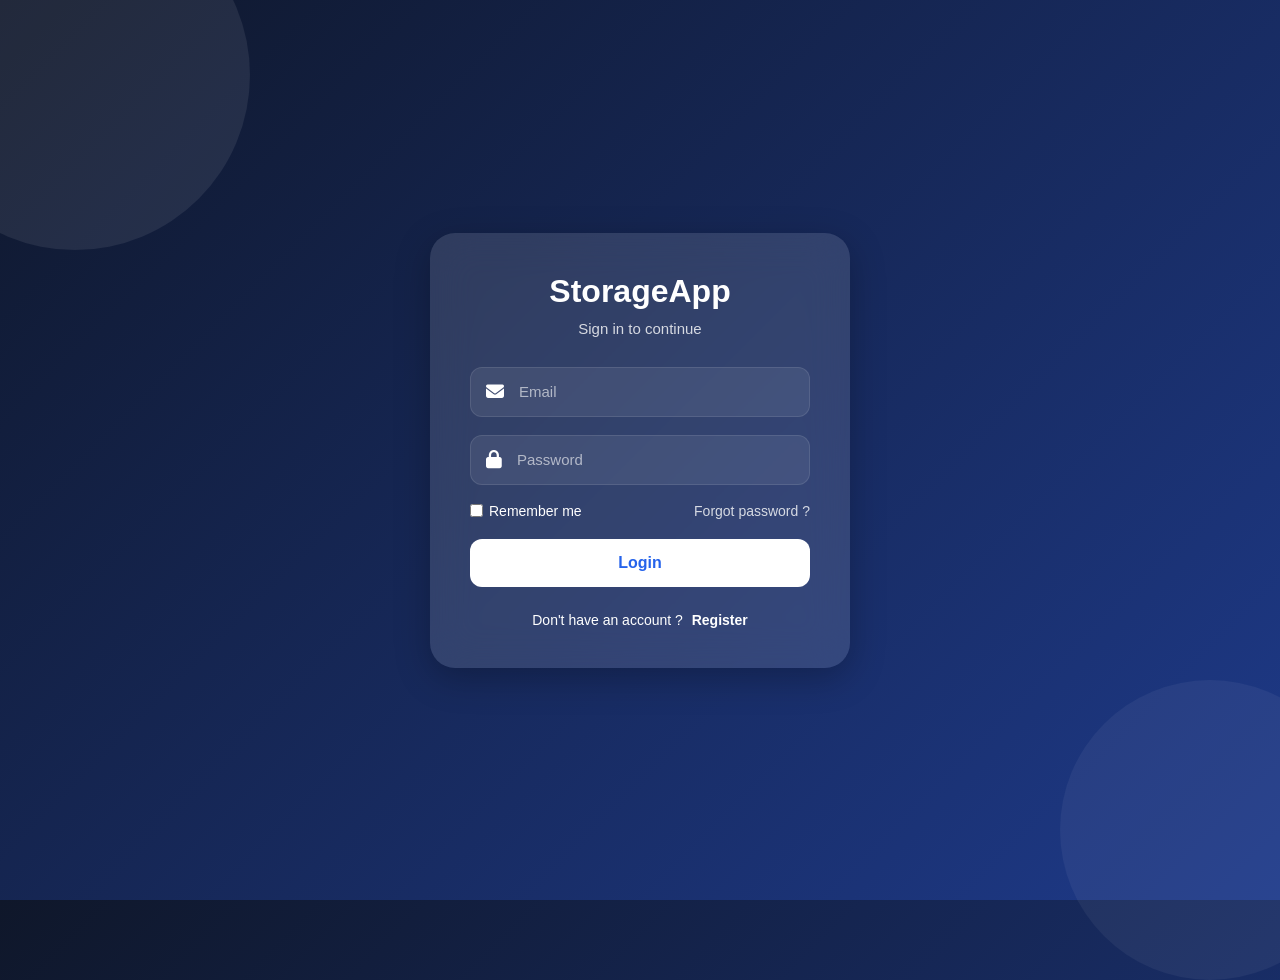
<file: frontend/index.html>
<!DOCTYPE html>
<html lang="fr">

<head>

<meta charset="UTF-8">

<meta name="viewport"
content="width=device-width, initial-scale=1.0">

<title>Storage Dashboard</title>

<link rel="stylesheet"
href="style.css">

<link rel="stylesheet"
href="https://cdnjs.cloudflare.com/ajax/libs/font-awesome/6.7.1/css/all.min.css">

</head>

<body>

<div id="loader">

<div class="spinner"></div>

</div>


<!-- SIDEBAR -->

<div class="sidebar">

<div class="logo">

<h2>

StorageApp

</h2>

</div>

<ul>

<li
class="active"
onclick="showPage('dashboardPage')">

<i class="fa-solid fa-chart-line"></i>

Dashboard

</li>


<li
onclick="showPage('filesPage')">

<i class="fa-solid fa-folder"></i>

Files

</li>


<li
onclick="showPage('uploadPage')">

<i class="fa-solid fa-cloud-arrow-up"></i>

Upload

</li>


<li
onclick="showPage('profilePage')">

<i class="fa-solid fa-user"></i>

Profile

</li>


<li
onclick="showPage('settingsPage')">

<i class="fa-solid fa-gear"></i>

Settings

</li>

</ul>

</div>


<!-- CONTENT -->

<div class="content">


<header>

<div>

<h1>

Storage Dashboard

</h1>

<p>

Manage your files easily

</p>

</div>


<div class="headerRight">

<button id="themeBtn">

🌙

</button>


<div class="user">

<img

id="avatar"

src="https://ui-avatars.com/api/?name=Admin&background=2563eb&color=ffffff"

class="avatar">


<span id="username">

Admin

</span>


<div class="dropdown">

<p onclick="showPage('profilePage')">

Profile

</p>


<p onclick="showPage('settingsPage')">

Settings

</p>


<p onclick="logout()">

Logout

</p>

</div>

</div>

</div>

</header>



<!-- DASHBOARD -->

<section

id="dashboardPage"

class="page">


<div class="cards">


<div class="card">

<h4>

Files

</h4>

<p id="totalFiles">

0

</p>

</div>



<div class="card">

<h4>

Uploads

</h4>

<p id="uploadsCount">

0

</p>

</div>



<div class="card">

<h4>

Storage

</h4>

<p id="storageSize">

0 KB

</p>

</div>



<div class="card">

<h4>

Status

</h4>

<p class="online">

Online

</p>

</div>

</div>



<div class="activity">

<h2>

Recent Activity

</h2>


<ul id="activityList">

</ul>

</div>

</section>




<!-- FILES -->

<section

id="filesPage"

class="page"

style="display:none;">


<div class="tableBox">


<h2>

Files

</h2>


<input

id="search"

type="text"

placeholder="Search file">


<table>

<thead>

<tr>

<th>

Name

</th>

<th>

Size

</th>

<th>

Actions

</th>

</tr>

</thead>

<tbody id="tbody">

</tbody>

</table>

</div>

</section>




<!-- UPLOAD -->

<section

id="uploadPage"

class="page"

style="display:none;">


<div class="uploadCard">


<h2>

Upload File

</h2>


<div id="dropZone">

<i class="fa-solid fa-cloud-arrow-up"></i>

<p>

Drag & Drop Files

</p>

<span>

or click to browse

</span>

</div>


<form id="uploadForm">

<input

type="file"

id="fileInput">


<button

type="submit">

Upload

</button>

</form>


<div class="progress">

<div id="progressBar">

</div>

</div>

</div>

</section>




<!-- PROFILE -->

<section

id="profilePage"

class="page"

style="display:none;">


<div class="profileCard">


<div class="profileTop">


<img

id="profileAvatar"

src="https://ui-avatars.com/api/?name=Admin&background=2563eb&color=ffffff"

class="profileAvatar">


<div>

<h2 id="profileName">

Admin

</h2>


<p>

Administrator

</p>


<p id="profileEmail">

admin@gmail.com

</p>

</div>

</div>



<div class="profileStats">

<div>

<h3 id="profileFiles">

0

</h3>

<span>

Files

</span>

</div>



<div>

<h3 id="profileUploads">

0

</h3>

<span>

Uploads

</span>

</div>



<div>

<h3>

Online

</h3>

<span>

Status

</span>

</div>

</div>

</div>

</section>




<!-- SETTINGS -->

<section

id="settingsPage"

class="page"

style="display:none;">


<div class="settingsBox">

<h2>

Settings

</h2>


<div class="settingCard">

<h3>

API URL

</h3>

<input

id="apiUrl"

placeholder="Enter backend API address">

</div>



<div class="settingCard">

<h3>

GitHub Repository

</h3>

<input

id="githubRepo"

placeholder="Enter repository name">

</div>



<div class="settingCard">

<h3>

Theme

</h3>

<button
onclick="toggleTheme()">

Toggle Theme

</button>

</div>



<div class="settingCard">

<button
onclick="saveSettings()">

Save Settings

</button>

</div>



<div class="settingCard">

<button
onclick="logout()">

Logout

</button>

</div>

</div>

</section>




<footer>

StorageApp © 2026

•

Stage Informatique

</footer>

</div>



<div id="toast">

</div>


<script src="auth.js"></script>

<script src="script.js"></script>

</body>

</html>
</file>
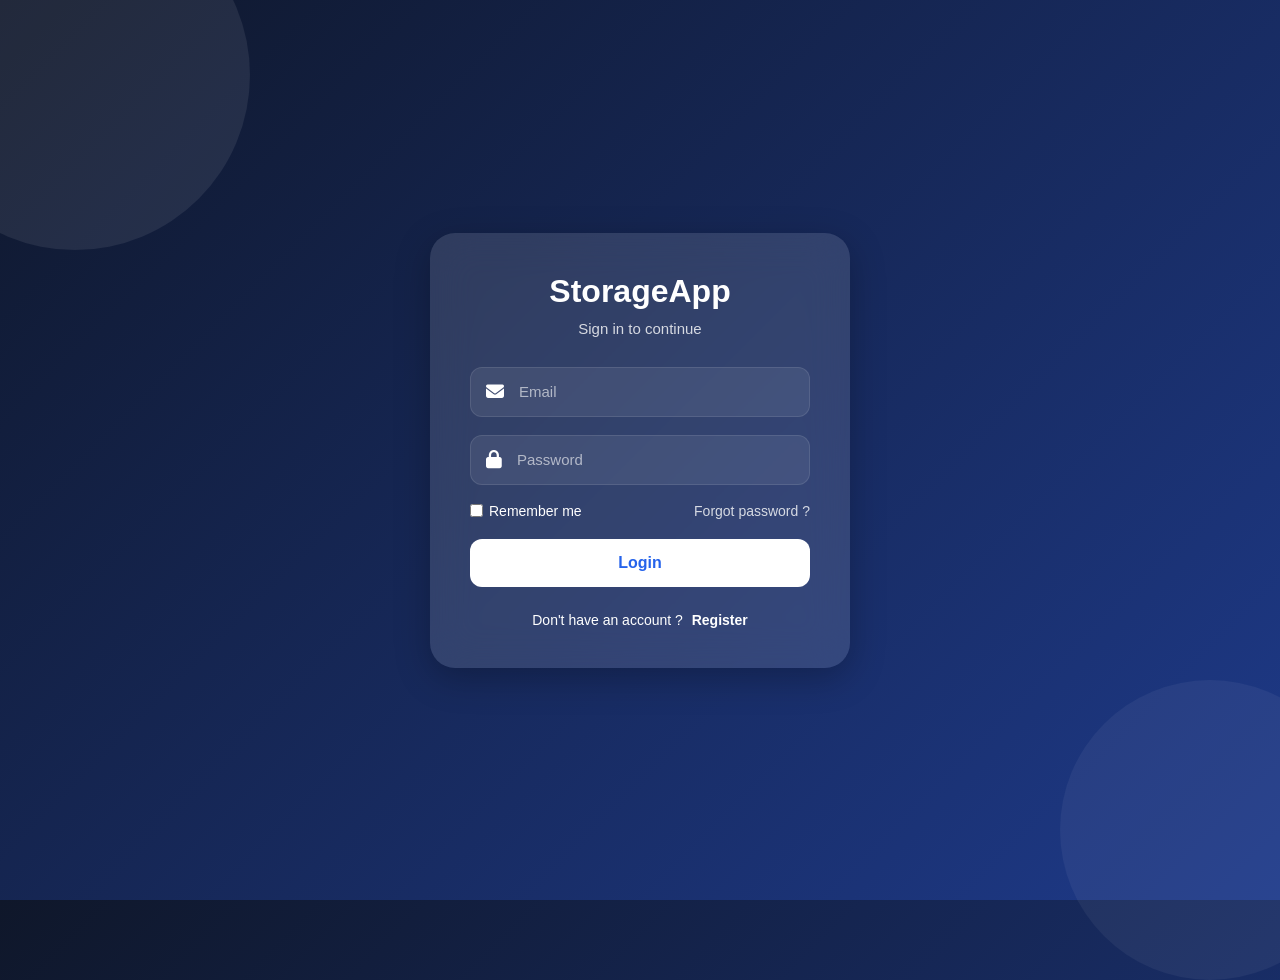
<file: frontend/login.html>
<!DOCTYPE html>
<html lang="fr">

<head>

<meta charset="UTF-8">

<meta name="viewport"
content="width=device-width, initial-scale=1.0">

<title>Login</title>

<link rel="stylesheet"
href="auth.css">

<link rel="stylesheet"
href="https://cdnjs.cloudflare.com/ajax/libs/font-awesome/6.7.1/css/all.min.css">

</head>

<body>

<div class="container">

<div class="card">

<h1>

StorageApp

</h1>

<p>

Sign in to continue

</p>

<form
id="loginForm"
autocomplete="off">

<div class="inputBox">

<i class="fa fa-envelope"></i>

<input
type="email"
id="email"
name="login_email"
placeholder="Email"
autocomplete="off"
spellcheck="false"
required>

</div>

<div class="inputBox">

<i class="fa fa-lock"></i>

<input
type="password"
id="password"
name="login_password"
placeholder="Password"
autocomplete="new-password"
required>

</div>

<div class="options">

<label>

<input
type="checkbox"
id="remember">

Remember me

</label>

<a href="#">

Forgot password ?

</a>

</div>

<button type="submit">

Login

</button>

</form>

<div class="bottom">

Don't have an account ?

<a href="register.html">

Register

</a>

</div>

</div>

</div>

<script src="auth.js"></script>

</body>

</html>
</file>
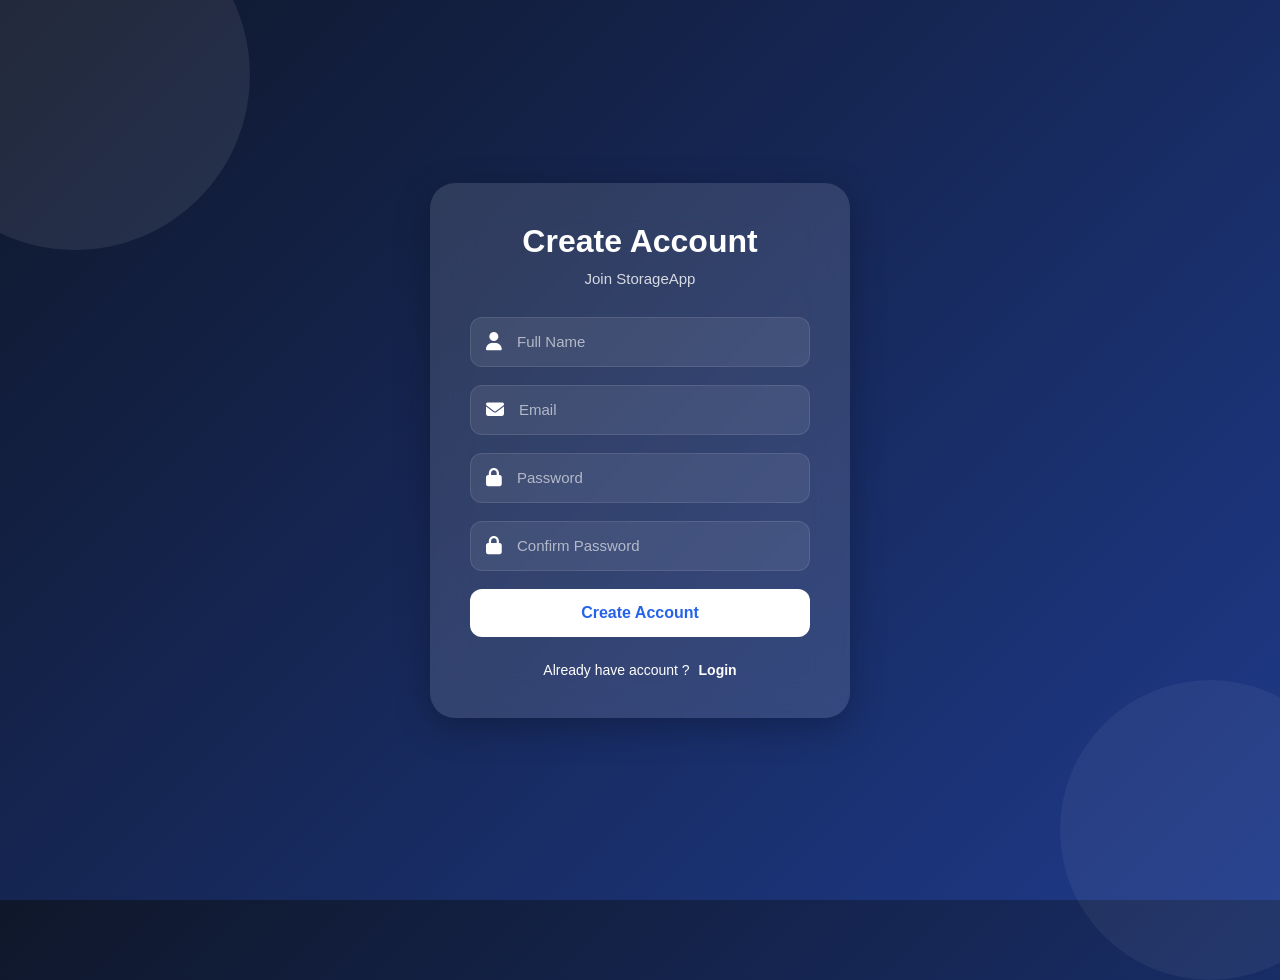
<file: frontend/register.html>
<!DOCTYPE html>

<html lang="fr">

<head>

<meta charset="UTF-8">

<meta name="viewport"
content="width=device-width,initial-scale=1.0">

<title>

Register

</title>

<link rel="stylesheet"
href="auth.css">

<link rel="stylesheet"
href="https://cdnjs.cloudflare.com/ajax/libs/font-awesome/6.7.1/css/all.min.css">

</head>

<body>

<div class="container">

<div class="card">

<h1>

Create Account

</h1>

<p>

Join StorageApp

</p>

<form id="registerForm">

<div class="inputBox">

<i class="fa fa-user"></i>

<input
type="text"
id="name"
placeholder="Full Name"
required>

</div>

<div class="inputBox">

<i class="fa fa-envelope"></i>

<input
type="email"
id="email"
placeholder="Email"
required>

</div>

<div class="inputBox">

<i class="fa fa-lock"></i>

<input
type="password"
id="password"
placeholder="Password"
required>

</div>

<div class="inputBox">

<i class="fa fa-lock"></i>

<input
type="password"
id="confirm"
placeholder="Confirm Password"
required>

</div>

<button type="submit">

Create Account

</button>

</form>

<div class="bottom">

Already have account ?

<a href="login.html">

Login

</a>

</div>

</div>

</div>

<script src="auth.js"></script>

</body>

</html>
</file>
<file: frontend/style.css>
*{
margin:0;
padding:0;
box-sizing:border-box;
font-family:Inter,Arial,sans-serif;
}

body{

display:flex;

background:#f8fafc;

color:#111827;

min-height:100vh;

}


/* Sidebar */

.sidebar{

width:260px;

background:#0f172a;

padding:30px;

color:white;

min-height:100vh;

position:fixed;

left:0;

top:0;

}

.logo{

margin-bottom:40px;

}

.logo h2{

font-size:26px;

font-weight:700;

}

.sidebar ul{

list-style:none;

}

.sidebar li{

display:flex;

align-items:center;

gap:12px;

padding:15px;

margin-bottom:10px;

border-radius:12px;

cursor:pointer;

transition:.3s;

}

.sidebar li:hover{

background:#1e293b;

}

.sidebar li.active{

background:#2563eb;

}


/* Content */

.content{

margin-left:260px;

padding:35px;

width:100%;

}


/* Header */

header{

display:flex;

justify-content:space-between;

align-items:center;

margin-bottom:40px;

}

header h1{

font-size:32px;

}

header p{

color:#64748b;

margin-top:5px;

}

.headerRight{

display:flex;

align-items:center;

gap:20px;

}


/* Avatar */

.user{

display:flex;

align-items:center;

gap:10px;

cursor:pointer;

position:relative;

}

.avatar{

width:42px;

height:42px;

border-radius:50%;

}


/* Dropdown */

.dropdown{

display:none;

position:absolute;

top:50px;

right:0;

background:white;

padding:10px;

border-radius:15px;

min-width:160px;

box-shadow:0 5px 20px rgba(0,0,0,.1);

}

.dropdown p{

padding:10px;

cursor:pointer;

border-radius:8px;

}

.dropdown p:hover{

background:#eef2ff;

}

.user:hover .dropdown{

display:block;

}


/* Cards */

.cards{

display:grid;

grid-template-columns:repeat(4,1fr);

gap:20px;

margin-bottom:30px;

}

.card{

background:white;

padding:25px;

border-radius:18px;

box-shadow:0 3px 15px rgba(0,0,0,.05);

transition:.3s;

}

.card:hover{

transform:translateY(-5px);

}

.card h4{

color:#64748b;

margin-bottom:10px;

}

.card p{

font-size:30px;

font-weight:700;

}

.online{

color:#10b981;

}


/* Activity */

.activity{

background:white;

padding:25px;

border-radius:18px;

box-shadow:0 3px 15px rgba(0,0,0,.05);

}

.activity h2{

margin-bottom:20px;

}

.activity ul{

list-style:none;

}

.activity li{

padding:12px;

border-bottom:1px solid #eee;

}


/* Tables */

.tableBox{

background:white;

padding:25px;

border-radius:18px;

box-shadow:0 3px 15px rgba(0,0,0,.05);

}

table{

width:100%;

margin-top:20px;

border-collapse:collapse;

}

th{

background:#2563eb;

color:white;

padding:15px;

text-align:left;

}

td{

padding:15px;

border-bottom:1px solid #eee;

}


/* Upload */

.uploadCard{

background:white;

padding:30px;

border-radius:18px;

box-shadow:0 3px 15px rgba(0,0,0,.05);

}

#dropZone{

padding:60px;

border:2px dashed #2563eb;

border-radius:15px;

text-align:center;

margin-bottom:20px;

cursor:pointer;

transition:.3s;

}

#dropZone:hover{

background:#eff6ff;

}

#dropZone i{

font-size:45px;

color:#2563eb;

margin-bottom:15px;

}

#dropZone p{

font-size:22px;

font-weight:700;

}

#dropZone span{

color:#64748b;

}


/* Profile */

.profileCard{

background:white;

padding:30px;

border-radius:20px;

box-shadow:0 3px 15px rgba(0,0,0,.05);

}

.profileTop{

display:flex;

gap:20px;

align-items:center;

margin-bottom:30px;

}

.profileAvatar{

width:90px;

height:90px;

border-radius:50%;

}

.profileStats{

display:flex;

gap:20px;

}

.profileStats div{

flex:1;

background:#f1f5f9;

padding:25px;

border-radius:15px;

text-align:center;

}

.profileStats h3{

font-size:28px;

margin-bottom:5px;

color:#2563eb;

}


/* Settings */

.settingsBox{

display:flex;

flex-direction:column;

gap:20px;

}

.settingCard{

background:white;

padding:25px;

border-radius:18px;

box-shadow:0 3px 15px rgba(0,0,0,.05);

}


/* Inputs */

input{

width:100%;

padding:14px;

border:1px solid #ddd;

border-radius:10px;

margin-top:10px;

}


/* Buttons */

button{

padding:12px 20px;

border:none;

border-radius:10px;

background:#2563eb;

color:white;

cursor:pointer;

transition:.3s;

}

button:hover{

transform:scale(1.03);

}


/* Progress */

.progress{

width:100%;

height:8px;

background:#e5e7eb;

border-radius:10px;

overflow:hidden;

margin-top:20px;

}

#progressBar{

width:0%;

height:100%;

background:#2563eb;

transition:.4s;

}


/* Theme Button */

#themeBtn{

padding:10px 14px;

border-radius:12px;

}


/* Footer */

footer{

margin-top:40px;

text-align:center;

color:#64748b;

padding:20px;

}


/* Toast */

#toast{

position:fixed;

right:20px;

bottom:20px;

padding:15px 25px;

background:#2563eb;

color:white;

border-radius:12px;

display:none;

z-index:9999;

}


/* Loader */

#loader{

position:fixed;

top:0;

left:0;

width:100%;

height:100%;

background:white;

display:flex;

justify-content:center;

align-items:center;

z-index:9999;

}

.spinner{

width:50px;

height:50px;

border:5px solid #ddd;

border-top:5px solid #2563eb;

border-radius:50%;

animation:spin 1s linear infinite;

}

@keyframes spin{

100%{

transform:rotate(360deg);

}

}


/* Pages */

.page{

animation:fade .3s ease;

}

@keyframes fade{

from{

opacity:0;

transform:translateY(10px);

}

to{

opacity:1;

transform:translateY(0);

}

}


/* Dark Mode */

body.dark{

background:#0f172a;

color:white;

}

body.dark .card,

body.dark .activity,

body.dark .tableBox,

body.dark .uploadCard,

body.dark .profileCard,

body.dark .settingCard{

background:#1e293b;

color:white;

}

body.dark .profileStats div{

background:#334155;

}

body.dark .dropdown{

background:#1e293b;

}

body.dark input{

background:#0f172a;

border:1px solid #334155;

color:white;

}


/* Responsive */

@media(max-width:900px){

.sidebar{

display:none;

}

.content{

margin-left:0;

padding:20px;

}

.cards{

grid-template-columns:1fr;

}

.profileStats{

flex-direction:column;

}

}
.activity li{

display:flex;

justify-content:space-between;

align-items:center;

padding:12px;

border-bottom:1px solid #eee;

}

.activity li button{

background:#ef4444;

padding:5px 10px;

border:none;

border-radius:6px;

cursor:pointer;

color:white;

}
/* =======================
RECENT ACTIVITY
======================= */

.activityHeader{
display:flex;
justify-content:space-between;
align-items:center;
margin-bottom:20px;
}

.clearBtn{
background:#ef4444;
padding:10px 16px;
border:none;
border-radius:8px;
color:white;
cursor:pointer;
font-size:14px;
}

.clearBtn:hover{
background:#dc2626;
}

.activity li{

display:flex;
justify-content:space-between;
align-items:center;

padding:12px;

border-bottom:1px solid #eee;

}

.deleteActivityBtn{

background:#ef4444;

padding:6px 10px;

border:none;

border-radius:6px;

cursor:pointer;

color:white;

font-size:12px;

}

.deleteActivityBtn:hover{

background:#dc2626;

}


/* =======================
PROFILE
======================= */

.profileCard{

background:white;

padding:35px;

border-radius:20px;

box-shadow:0 4px 20px rgba(0,0,0,.08);

}

.profileTop{

display:flex;

align-items:center;

gap:25px;

margin-bottom:30px;

}

.profileAvatar{

width:100px;

height:100px;

border-radius:50%;

border:4px solid #2563eb;

}

.profileInfo h2{

font-size:28px;

margin-bottom:5px;

}

.profileInfo p{

color:#64748b;

margin-bottom:4px;

}

.profileStats{

display:grid;

grid-template-columns:repeat(3,1fr);

gap:20px;

}

.profileStats div{

background:#f1f5f9;

padding:25px;

border-radius:15px;

text-align:center;

}

.profileStats h3{

font-size:30px;

color:#2563eb;

margin-bottom:5px;

}


/* =======================
SETTINGS
======================= */

.settingCard{

background:white;

padding:25px;

border-radius:18px;

box-shadow:0 3px 15px rgba(0,0,0,.05);

margin-bottom:20px;

}

.settingCard h3{

margin-bottom:12px;

font-size:18px;

}


/* =======================
DARK MODE EXTRA
======================= */

body.dark .profileCard{

background:#1e293b;

}

body.dark .profileStats div{

background:#334155;

}

body.dark .activity{

background:#1e293b;

}

body.dark .activity li{

border-color:#334155;

}

body.dark .profileInfo p{

color:#cbd5e1;

}

body.dark .clearBtn{

background:#dc2626;

}

body.dark .deleteActivityBtn{

background:#dc2626;

}


/* =======================
TABLE BUTTONS
======================= */

td button{

margin-right:8px;

}

td button:last-child{

background:#ef4444;

}

td button:last-child:hover{

background:#dc2626;

}


/* =======================
SCROLLBAR
======================= */

::-webkit-scrollbar{

width:8px;

}

::-webkit-scrollbar-track{

background:#e5e7eb;

}

::-webkit-scrollbar-thumb{

background:#2563eb;

border-radius:20px;

}

::-webkit-scrollbar-thumb:hover{

background:#1d4ed8;

}


/* =======================
RESPONSIVE
======================= */

@media(max-width:768px){

.profileTop{

flex-direction:column;

text-align:center;

}

.profileStats{

grid-template-columns:1fr;

}

.headerRight{

gap:10px;

}

.avatar{

width:38px;

height:38px;

}

}
</file>
<file: frontend/auth.css>
*{
margin:0;
padding:0;
box-sizing:border-box;
font-family:Arial,sans-serif;
}

body{

height:100vh;

display:flex;

justify-content:center;

align-items:center;

background:
linear-gradient(
135deg,
#0f172a,
#1e3a8a
);

overflow:hidden;

}

/* Background circles */

body::before{

content:"";

position:absolute;

width:350px;

height:350px;

border-radius:50%;

background:
rgba(255,255,255,.08);

top:-100px;

left:-100px;

}

body::after{

content:"";

position:absolute;

width:300px;

height:300px;

border-radius:50%;

background:
rgba(255,255,255,.05);

right:-80px;

bottom:-80px;

}

.container{

width:100%;

display:flex;

justify-content:center;

align-items:center;

padding:20px;

z-index:1;

}

.card{

width:420px;

padding:40px;

border-radius:25px;

background:
rgba(255,255,255,.12);

backdrop-filter:blur(20px);

box-shadow:
0 10px 35px rgba(0,0,0,.25);

color:white;

animation:fade .5s ease;

}

@keyframes fade{

from{

opacity:0;

transform:translateY(30px);

}

to{

opacity:1;

transform:translateY(0);

}

}

.card h1{

text-align:center;

font-size:32px;

margin-bottom:10px;

font-weight:700;

}

.card p{

text-align:center;

margin-bottom:30px;

opacity:.8;

font-size:15px;

}

.inputBox{

display:flex;

align-items:center;

background:
rgba(255,255,255,.08);

padding:15px;

border-radius:12px;

margin-bottom:18px;

border:1px solid rgba(255,255,255,.1);

transition:.3s;

}

.inputBox:hover{

border-color:white;

}

.inputBox i{

margin-right:15px;

font-size:18px;

color:white;

}

.inputBox input{

background:none;

border:none;

outline:none;

width:100%;

color:white;

font-size:15px;

}

.inputBox input::placeholder{

color:
rgba(255,255,255,.6);

}

.options{

display:flex;

justify-content:space-between;

align-items:center;

margin-bottom:20px;

font-size:14px;

}

.options a{

color:white;

text-decoration:none;

opacity:.8;

}

.options a:hover{

opacity:1;

}

.options label{

display:flex;

align-items:center;

gap:6px;

}

button{

width:100%;

padding:15px;

border:none;

border-radius:12px;

background:white;

color:#2563eb;

font-size:16px;

font-weight:bold;

cursor:pointer;

transition:.3s;

}

button:hover{

transform:translateY(-2px);

background:#eff6ff;

}

.bottom{

margin-top:25px;

text-align:center;

font-size:14px;

}

.bottom a{

color:white;

font-weight:bold;

text-decoration:none;

margin-left:5px;

}

.bottom a:hover{

text-decoration:underline;

}

@media(max-width:500px){

.card{

width:100%;

padding:30px;

}

.card h1{

font-size:28px;

}

}
</file>
